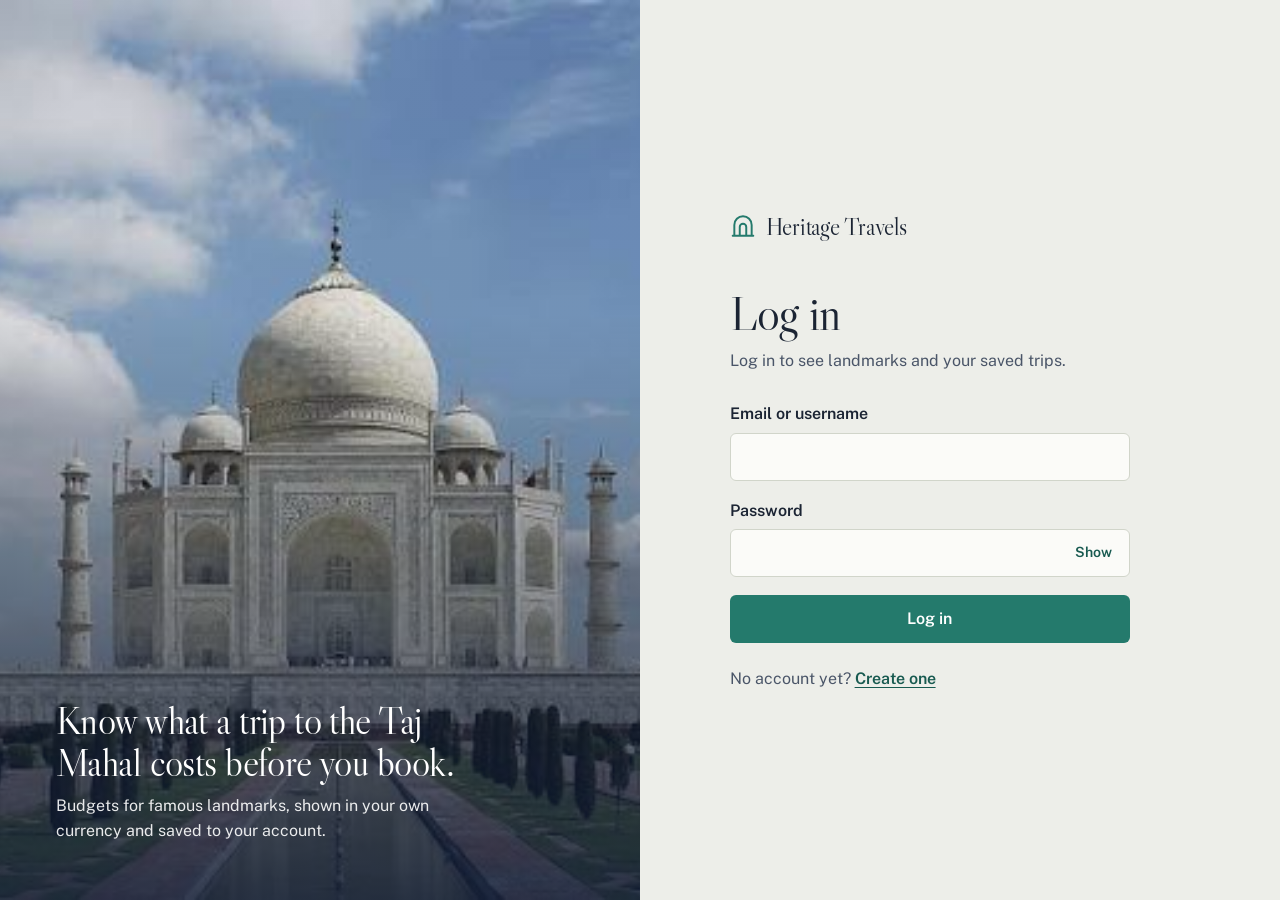
<file: index.html>
<!DOCTYPE html>
<html lang="en">
<head>
<meta charset="UTF-8">
<meta name="viewport" content="width=device-width, initial-scale=1.0">
<link rel="preconnect" href="https://fonts.googleapis.com">
<link rel="preconnect" href="https://fonts.gstatic.com" crossorigin>
<link href="https://fonts.googleapis.com/css2?family=Libre+Caslon+Display&family=Public+Sans:wght@400;500;600;700&display=swap" rel="stylesheet">
<link rel="stylesheet" href="style.css">
<title>Heritage Travels | Landmark budgets</title>
</head>
<body data-page="home">
<header class="site-header" id="siteHeader"></header>
<main>
  <section class="hero">
    <div class="wrap">
      <div>
        <h1>What does it cost to stand where history happened?</h1>
        <p class="hero-lede">Pick a landmark, set your days and travelers, and get a clear budget for the hotel, food, transport and entry.</p>
        <form class="search" id="heroForm" role="search">
          <div class="field">
            <svg viewBox="0 0 24 24" width="20" height="20" fill="none" stroke="currentColor" stroke-width="1.8" stroke-linecap="round" aria-hidden="true"><circle cx="11" cy="11" r="6.5"/><path d="m16 16 4.5 4.5"/></svg>
            <input id="heroInput" type="text" placeholder="Country, for example Italy" aria-label="Country">
          </div>
          <button class="btn btn-primary" type="submit">Estimate a budget</button>
        </form>
        <p class="hero-stat" id="heroStat" aria-live="polite"></p>
      </div>
      <figure class="arch">
        <div class="arch-frame" id="heroFrame"><img class="first" src="images/colosseum.jpg" alt="The Colosseum in Rome"></div>
        <figcaption><strong id="heroName">Colosseum, Rome</strong><span id="heroCaption"></span></figcaption>
      </figure>
    </div>
  </section>

  <section class="section" id="landmarks">
    <div class="wrap">
      <div class="section-head">
        <h2>Landmarks <span class="muted" id="count" style="font-size:1rem;font-family:var(--font-ui)"></span></h2>
        <div class="filter">
          <svg viewBox="0 0 24 24" width="20" height="20" fill="none" stroke="currentColor" stroke-width="1.8" stroke-linecap="round" aria-hidden="true"><circle cx="11" cy="11" r="6.5"/><path d="m16 16 4.5 4.5"/></svg>
          <input id="filter" type="search" placeholder="Search by name or place" aria-label="Search landmarks">
        </div>
      </div>
      <div class="tabs" id="tabs" role="group" aria-label="Region"></div>
      <div class="grid" id="grid"></div>
    </div>
  </section>
</main>
<footer class="site-footer" id="siteFooter"></footer>
<script src="app.js"></script>
</body>
</html>
</file>
<file: style.css>
/* ==========================================================
   Heritage Travels
   Limestone, slate ink, verdigris and brass.
   Trips and budget estimates are drawn as entry tickets.
   ========================================================== */

:root {
    --stone: #edeee9;
    --stone-2: #e2e4dc;
    --paper: #fbfbf8;
    --line: #d1d5ca;
    --ink: #1b2433;
    --ink-2: #4a5568;
    --ink-3: #8a93a3;
    --verd: #247a6c;
    --verd-d: #185a50;
    --verd-wash: #dcebe6;
    --brass: #b88a2d;
    --brass-d: #7a5812;
    --stamp: #b7352d;
    --slate: #5b6b86;

    --font-display: "Libre Caslon Display", "Iowan Old Style", "Palatino Linotype", Georgia, serif;
    --font-ui: "Public Sans", system-ui, -apple-system, "Segoe UI", Roboto, sans-serif;

    --radius: 6px;
    --wrap: 1200px;
}

*, *::before, *::after { box-sizing: border-box; }

html { scroll-behavior: smooth; }

body {
    margin: 0;
    min-height: 100vh;
    display: flex;
    flex-direction: column;
    background: var(--stone);
    color: var(--ink);
    font: 400 1rem/1.55 var(--font-ui);
    -webkit-font-smoothing: antialiased;
}

main { flex: 1; }

img { display: block; max-width: 100%; }
h1, h2, h3, p, ul, dl, figure { margin: 0; }
ul { padding: 0; list-style: none; }
a { color: inherit; }
button, input, select { font: inherit; color: inherit; }

:focus-visible { outline: 2px solid var(--verd); outline-offset: 2px; }

.wrap { max-width: var(--wrap); margin: 0 auto; padding: 0 24px; }
.muted { color: var(--ink-2); }
.sr-only {
    position: absolute; width: 1px; height: 1px; margin: -1px; padding: 0;
    overflow: hidden; clip: rect(0 0 0 0); white-space: nowrap; border: 0;
}

/* ---------- Type ---------- */
h1, h2, .display { font-family: var(--font-display); font-weight: 400; letter-spacing: -0.015em; }
h1 { font-size: clamp(2.5rem, 5.4vw, 4.25rem); line-height: 1.04; }
h2 { font-size: clamp(1.75rem, 3vw, 2.5rem); line-height: 1.1; }

/* ---------- Buttons ---------- */
.btn {
    display: inline-flex; align-items: center; justify-content: center; gap: 8px;
    height: 48px; padding: 0 22px;
    border: 1px solid transparent; border-radius: var(--radius);
    font-weight: 600; text-decoration: none; cursor: pointer;
    transition: background .15s, color .15s, border-color .15s;
}
.btn-primary { background: var(--verd); color: #fff; }
.btn-primary:hover { background: var(--verd-d); }
.btn-quiet { background: transparent; border-color: var(--ink); color: var(--ink); }
.btn-quiet:hover { background: var(--ink); color: var(--paper); }
.btn-danger { background: var(--stamp); color: #fff; }
.btn-danger:hover { background: #962a23; }
.btn-sm { height: 38px; padding: 0 14px; font-size: .9rem; }
.btn[disabled], .btn[aria-disabled="true"] { opacity: .55; cursor: not-allowed; }
.btn-link {
    background: none; border: 0; padding: 6px 4px; cursor: pointer;
    font-weight: 600; text-decoration: underline; text-underline-offset: 3px;
}
.btn-link.danger { color: var(--stamp); }

/* ---------- Header ---------- */
.site-header {
    position: sticky; top: 0; z-index: 30;
    background: var(--stone);
    border-bottom: 1px solid var(--line);
}
@supports (background: color-mix(in srgb, red, blue)) {
    .site-header { background: color-mix(in srgb, var(--stone) 90%, transparent); backdrop-filter: blur(10px); }
}
.site-header .wrap { display: flex; align-items: center; gap: 28px; height: 64px; }
.brand {
    display: flex; align-items: center; gap: 10px; text-decoration: none;
    font-family: var(--font-display); font-size: 1.5rem; letter-spacing: -0.01em; white-space: nowrap;
}
.brand svg { color: var(--verd); }
.nav { display: flex; gap: 4px; }
.nav a {
    position: relative; padding: 8px 12px; border-radius: var(--radius);
    text-decoration: none; font-weight: 500; color: var(--ink-2);
}
.nav a:hover { color: var(--ink); }
.nav a[aria-current="page"] { color: var(--ink); }
.nav a[aria-current="page"]::after {
    content: ""; position: absolute; left: 12px; right: 12px; bottom: 2px;
    height: 2px; background: var(--verd);
}
.nav-logout { display: none; }
.user { margin-left: auto; display: flex; align-items: center; gap: 10px; }
.avatar {
    width: 32px; height: 32px; border-radius: 50%;
    display: grid; place-items: center;
    background: var(--ink); color: var(--stone); font-weight: 600; font-size: .85rem;
}
.user-name { max-width: 180px; overflow: hidden; text-overflow: ellipsis; white-space: nowrap; font-size: .9rem; color: var(--ink-2); }
.badge {
    padding: 2px 9px; border-radius: 999px;
    background: var(--verd-wash); color: var(--verd-d); font-size: .75rem; font-weight: 600;
}
.menu-btn {
    display: none; margin-left: auto; width: 42px; height: 42px;
    align-items: center; justify-content: center;
    background: none; border: 1px solid var(--line); border-radius: var(--radius); cursor: pointer;
}

/* ---------- Home: hero ---------- */
.hero { padding: 56px 0 72px; }
.hero .wrap { display: grid; grid-template-columns: minmax(0, 1.15fr) minmax(0, .85fr); gap: 72px; align-items: center; }
.hero-lede { margin-top: 22px; max-width: 46ch; font-size: 1.125rem; color: var(--ink-2); }

.search { display: flex; gap: 8px; margin-top: 32px; max-width: 540px; }
.field { position: relative; flex: 1; min-width: 0; }
.field > svg { position: absolute; left: 14px; top: 50%; transform: translateY(-50%); color: var(--ink-2); pointer-events: none; }
.field input {
    width: 100%; height: 52px; padding: 0 16px 0 44px;
    border: 1px solid var(--line); border-radius: var(--radius); background: var(--paper);
}
.hero-stat { margin-top: 14px; font-size: .92rem; color: var(--ink-2); min-height: 1.5em; }

.arch { justify-self: center; width: 100%; max-width: 420px; }
.arch-frame {
    aspect-ratio: 4 / 5;
    border-radius: 999px 999px 10px 10px;
    overflow: hidden;
    background: var(--stone-2);
    outline: 1px solid var(--ink);
    outline-offset: 9px;
}
.arch-frame { position: relative; }
.arch-frame img { position: absolute; inset: 0; width: 100%; height: 100%; object-fit: cover; }
.arch-frame img.first { animation: rise 1s cubic-bezier(.2, .7, .2, 1) both; }
.arch-frame img.slide { opacity: 0; transition: opacity 1.1s ease; }
.arch-frame img.slide.in { opacity: 1; }
@keyframes rise { from { clip-path: inset(100% 0 0 0); } to { clip-path: inset(0 0 0 0); } }
.arch figcaption { margin-top: 24px; display: grid; gap: 2px; font-size: .92rem; color: var(--ink-2); }
.arch figcaption strong { color: var(--ink); font-weight: 600; }

/* ---------- Home: gallery ---------- */
.section { padding: 8px 0 96px; }
.section-head { display: flex; align-items: flex-end; justify-content: space-between; flex-wrap: wrap; gap: 20px; margin-bottom: 20px; }
.section-head .filter { position: relative; width: min(100%, 340px); }
.section-head .filter svg { position: absolute; left: 14px; top: 50%; transform: translateY(-50%); color: var(--ink-2); pointer-events: none; }
.section-head .filter input {
    width: 100%; height: 46px; padding: 0 14px 0 42px;
    border: 1px solid var(--line); border-radius: var(--radius); background: var(--paper);
}

.tabs { display: flex; gap: 2px; margin-bottom: 36px; overflow-x: auto; border-bottom: 1px solid var(--line); scrollbar-width: thin; }
.tab {
    flex: none; margin-bottom: -1px; padding: 12px 14px;
    background: none; border: 0; border-bottom: 2px solid transparent;
    font-weight: 500; color: var(--ink-2); cursor: pointer;
}
.tab:hover { color: var(--ink); }
.tab[aria-pressed="true"] { color: var(--ink); border-bottom-color: var(--ink); font-weight: 600; }

.grid { display: grid; grid-template-columns: repeat(auto-fill, minmax(280px, 1fr)); gap: 44px 28px; }

.place-media {
    position: relative; aspect-ratio: 3 / 2; overflow: hidden;
    border-radius: 8px; background: var(--stone-2);
}
.place-media > a { display: block; height: 100%; }
.place-media img { width: 100%; height: 100%; object-fit: cover; transition: transform .6s cubic-bezier(.2, .7, .2, 1); }
.place:hover .place-media img { transform: scale(1.035); }
.heart {
    position: absolute; top: 10px; right: 10px; width: 40px; height: 40px;
    display: grid; place-items: center;
    background: var(--paper); border: 0; border-radius: 50%; cursor: pointer;
}
.heart svg { fill: none; stroke: var(--ink); }
.heart[aria-pressed="true"] svg { fill: var(--stamp); stroke: var(--stamp); }
.heart[disabled] { opacity: .6; }
.place-body { padding-top: 14px; }
.place h3 { font-size: 1.125rem; font-weight: 600; line-height: 1.3; }
.where { margin-top: 2px; font-size: .92rem; color: var(--ink-2); }
.facts { display: flex; flex-wrap: wrap; row-gap: 4px; margin-top: 12px; font-size: .88rem; }
.facts li { display: flex; align-items: center; gap: 5px; padding: 0 12px; border-left: 1px solid var(--line); }
.facts li:first-child { padding-left: 0; border-left: 0; }
.facts svg { color: var(--brass); fill: var(--brass); stroke: var(--brass); }
.facts .free { color: var(--brass-d); font-weight: 600; }
.place-link {
    display: inline-block; margin-top: 14px; font-weight: 600; color: var(--verd-d);
    text-decoration: underline; text-underline-offset: 4px;
}
.place-link:hover { color: var(--ink); }

.skel {
    background: linear-gradient(90deg, var(--stone-2), #ecede7, var(--stone-2));
    background-size: 200% 100%; animation: shimmer 1.4s linear infinite; border-radius: 6px;
}
@keyframes shimmer { from { background-position: 200% 0; } to { background-position: -200% 0; } }
.skel-media { aspect-ratio: 3 / 2; border-radius: 8px; }
.skel-line { height: 14px; margin-top: 12px; width: 70%; }
.skel-line.short { width: 40%; }

/* ---------- Page heads and states ---------- */
.page-head { padding: 52px 0 36px; }
.page-head.row { display: flex; align-items: flex-end; justify-content: space-between; flex-wrap: wrap; gap: 20px; }
.page-head p { margin-top: 12px; max-width: 58ch; color: var(--ink-2); }

.state { max-width: 500px; padding: 24px 0 64px; }
.state h2 { margin-bottom: 10px; }
.state p { color: var(--ink-2); margin-bottom: 22px; }
.notice {
    padding: 16px 18px; border-left: 3px solid var(--stamp); background: var(--paper);
    border-radius: 0 var(--radius) var(--radius) 0;
}
.notice p { margin-bottom: 12px; }

/* ---------- Calculator ---------- */
.calc { display: grid; grid-template-columns: minmax(0, 1fr) minmax(0, 440px); gap: 80px; padding-bottom: 96px; align-items: start; }
.form-group { padding: 22px 0; border: 0; border-top: 1px solid var(--line); margin: 0; min-width: 0; }
.form-group:first-child { border-top: 0; padding-top: 0; }
.form-group > label, .form-group > legend, .field-block > label { display: block; margin-bottom: 8px; padding: 0; font-weight: 600; }
.hint { margin-top: 10px; font-size: .88rem; color: var(--ink-2); }

select, .calc input[type="number"] { border: 1px solid var(--line); background: var(--paper); border-radius: var(--radius); }
select {
    width: 100%; height: 48px; padding: 0 40px 0 14px; appearance: none; cursor: pointer;
    background-image: url("data:image/svg+xml,%3Csvg xmlns='http://www.w3.org/2000/svg' width='12' height='8' viewBox='0 0 12 8'%3E%3Cpath d='M1 1l5 5 5-5' fill='none' stroke='%231b2433' stroke-width='1.8' stroke-linecap='round' stroke-linejoin='round'/%3E%3C/svg%3E");
    background-repeat: no-repeat; background-position: right 16px center;
}
.pair { display: grid; grid-template-columns: 1fr 1fr; gap: 16px; }
.stepper { display: flex; height: 48px; border: 1px solid var(--line); border-radius: var(--radius); background: var(--paper); overflow: hidden; }
.stepper button { width: 46px; border: 0; background: none; font-size: 1.3rem; cursor: pointer; }
.stepper button:hover { background: var(--stone-2); }
.stepper input { flex: 1; min-width: 0; border: 0 !important; background: none !important; text-align: center; font-weight: 600; -moz-appearance: textfield; }
.stepper input::-webkit-outer-spin-button, .stepper input::-webkit-inner-spin-button { -webkit-appearance: none; margin: 0; }

.segment { display: grid; grid-template-columns: repeat(3, 1fr); border: 1px solid var(--line); border-radius: var(--radius); overflow: hidden; background: var(--paper); }
.segment label { position: relative; cursor: pointer; }
.segment label + label { border-left: 1px solid var(--line); }
.segment input { position: absolute; opacity: 0; inset: 0; }
.segment span { display: block; padding: 12px 8px; text-align: center; font-weight: 600; }
.segment small { display: block; font-weight: 400; font-size: .78rem; opacity: .8; }
.segment input:checked + span { background: var(--ink); color: var(--paper); }
.segment input:focus-visible + span { outline: 2px solid var(--verd); outline-offset: -4px; }

.calc-result { position: sticky; top: 88px; }

/* ---------- Entry ticket ---------- */
.ticket { display: flex; flex-direction: column; filter: drop-shadow(0 1px 1px rgba(27, 36, 51, .18)); }
.ticket-main, .ticket-stub { background: var(--paper); }
.ticket-main {
    padding: 24px 24px 28px; border-radius: 12px 12px 0 0;
    -webkit-mask: radial-gradient(circle 12px at 0 100%, #0000 98%, #000) left / 51% 100% no-repeat,
                  radial-gradient(circle 12px at 100% 100%, #0000 98%, #000) right / 51% 100% no-repeat;
            mask: radial-gradient(circle 12px at 0 100%, #0000 98%, #000) left / 51% 100% no-repeat,
                  radial-gradient(circle 12px at 100% 100%, #0000 98%, #000) right / 51% 100% no-repeat;
}
.ticket-stub {
    position: relative; padding: 28px 24px 24px; border-radius: 0 0 12px 12px;
    -webkit-mask: radial-gradient(circle 12px at 0 0, #0000 98%, #000) left / 51% 100% no-repeat,
                  radial-gradient(circle 12px at 100% 0, #0000 98%, #000) right / 51% 100% no-repeat;
            mask: radial-gradient(circle 12px at 0 0, #0000 98%, #000) left / 51% 100% no-repeat,
                  radial-gradient(circle 12px at 100% 0, #0000 98%, #000) right / 51% 100% no-repeat;
}
.ticket-stub::before { content: ""; position: absolute; top: 0; left: 22px; right: 22px; border-top: 2px dashed var(--line); }
.ticket.is-printing { animation: print .65s cubic-bezier(.2, .7, .2, 1) backwards; }
@keyframes print { from { clip-path: inset(0 0 100% 0); } to { clip-path: inset(0 0 0 0); } }

.ticket-photo { aspect-ratio: 16 / 7; margin-bottom: 18px; overflow: hidden; border-radius: var(--radius); background: var(--stone-2); }
.ticket-photo img { width: 100%; height: 100%; object-fit: cover; }
.ticket-title { font-size: 2rem; line-height: 1.1; }
.ticket-where { margin-top: 4px; color: var(--ink-2); }
.ticket-meta { margin-top: 12px; font-size: .92rem; }

.split-bar { display: flex; height: 8px; margin: 22px 0 14px; overflow: hidden; border-radius: 4px; background: var(--stone-2); }
.split-bar i { display: block; height: 100%; }
.lines li { display: flex; align-items: baseline; gap: 8px; padding: 5px 0; }
.lines .dot { flex: none; width: 8px; height: 8px; border-radius: 50%; align-self: center; }
.lines .fill { flex: 1; border-bottom: 1px dotted var(--ink-3); transform: translateY(-4px); }
.lines .amt { font-weight: 600; font-variant-numeric: tabular-nums; }

.stub-label { font-size: .9rem; color: var(--ink-2); }
.stub-total { margin: 2px 0 18px; font-family: var(--font-display); font-size: 2.9rem; line-height: 1.05; letter-spacing: -0.02em; font-variant-numeric: tabular-nums; overflow-wrap: anywhere; }
.stub-actions { display: grid; gap: 10px; }
.stub-actions .btn { width: 100%; }
.stub-note { margin-top: 12px; font-size: .82rem; color: var(--ink-2); }

.ticket-empty {
    padding: 56px 28px; text-align: center; color: var(--ink-2);
    border: 2px dashed var(--line); border-radius: 12px;
}
.ticket-empty h2 { margin-bottom: 8px; color: var(--ink); font-size: 1.6rem; }

/* ---------- My trips (tickets in a row) ---------- */
.trips { display: grid; gap: 22px; padding-bottom: 96px; }
.trip-head { display: flex; gap: 16px; align-items: center; }
.trip-thumb { flex: none; width: 88px; height: 88px; overflow: hidden; border-radius: var(--radius); background: var(--stone-2); }
.trip-thumb img { width: 100%; height: 100%; object-fit: cover; }
.trip-title { font-size: 1.6rem; line-height: 1.15; }
.trip-title a { text-decoration: none; }
.trip-title a:hover { text-decoration: underline; text-underline-offset: 4px; }
.tags { display: flex; flex-wrap: wrap; gap: 8px; margin-top: 12px; }
.tag { padding: 3px 10px; border: 1px solid var(--line); border-radius: 999px; font-size: .84rem; color: var(--ink-2); background: var(--stone); }
.ticket.is-row .stub-total { font-size: 2.2rem; margin-bottom: 4px; }
.ticket.is-row .stub-actions { margin-top: 14px; grid-template-columns: 1fr; }
.saved-on { font-size: .85rem; color: var(--ink-2); }

@media (min-width: 780px) {
    .ticket.is-row { flex-direction: row; }
    .ticket.is-row .ticket-main {
        flex: 1; min-width: 0; display: flex; flex-direction: column; justify-content: center;
        border-radius: 12px 0 0 12px;
        -webkit-mask: radial-gradient(circle 12px at 100% 0, #0000 98%, #000) top / 100% 51% no-repeat,
                      radial-gradient(circle 12px at 100% 100%, #0000 98%, #000) bottom / 100% 51% no-repeat;
                mask: radial-gradient(circle 12px at 100% 0, #0000 98%, #000) top / 100% 51% no-repeat,
                      radial-gradient(circle 12px at 100% 100%, #0000 98%, #000) bottom / 100% 51% no-repeat;
    }
    .ticket.is-row .ticket-stub {
        width: 250px; flex: none; display: flex; flex-direction: column; justify-content: center;
        border-radius: 0 12px 12px 0;
        -webkit-mask: radial-gradient(circle 12px at 0 0, #0000 98%, #000) top / 100% 51% no-repeat,
                      radial-gradient(circle 12px at 0 100%, #0000 98%, #000) bottom / 100% 51% no-repeat;
                mask: radial-gradient(circle 12px at 0 0, #0000 98%, #000) top / 100% 51% no-repeat,
                      radial-gradient(circle 12px at 0 100%, #0000 98%, #000) bottom / 100% 51% no-repeat;
    }
    .ticket.is-row .ticket-stub::before { top: 22px; bottom: 22px; left: 0; right: auto; border-top: 0; border-left: 2px dashed var(--line); }
}

/* ---------- Toasts and dialog ---------- */
.toasts { position: fixed; left: 50%; bottom: 24px; z-index: 60; display: grid; gap: 8px; width: min(92vw, 420px); transform: translateX(-50%); pointer-events: none; }
.toast { padding: 12px 16px; border-radius: 8px; background: var(--ink); color: var(--paper); font-weight: 500; animation: toast-in .2s ease-out; }
.toast.is-error { background: var(--stamp); }
@keyframes toast-in { from { opacity: 0; transform: translateY(8px); } to { opacity: 1; transform: none; } }

dialog { width: calc(100% - 32px); max-width: 420px; padding: 28px; border: 0; border-radius: 12px; background: var(--paper); color: var(--ink); }
dialog::backdrop { background: rgba(27, 36, 51, .55); }
dialog h2 { font-size: 1.7rem; margin-bottom: 8px; }
dialog p { color: var(--ink-2); }
.dialog-actions { display: flex; flex-wrap: wrap; justify-content: flex-end; gap: 10px; margin-top: 24px; }

/* ---------- Footer ---------- */
.site-footer { padding: 28px 0; border-top: 1px solid var(--line); font-size: .88rem; color: var(--ink-2); }

/* ---------- Login ---------- */
.is-auth main { display: grid; grid-template-columns: 1fr 1fr; min-height: 100vh; }
.auth-art {
    position: relative; display: flex; align-items: flex-end; padding: 56px;
    background: var(--ink); color: #fff; overflow: hidden;
}
.auth-art::before { content: ""; position: absolute; inset: 0; z-index: 1; background: linear-gradient(180deg, rgba(19, 31, 58, .1) 35%, rgba(19, 31, 58, .85)); }
.auth-art div { position: relative; max-width: 440px; }
.auth-art .art-layer { position: absolute; inset: 0; max-width: none; background-size: cover; background-position: center; opacity: 0; transition: opacity 1.2s ease; }
.auth-art .art-layer.on { opacity: 1; }
.auth-art .art-text { z-index: 2; transition: opacity .5s ease; }
.auth-art .art-text.out { opacity: 0; }
.auth-art h2 { font-size: clamp(1.9rem, 3vw, 2.6rem); }
.auth-art p { margin-top: 10px; opacity: .9; }
.auth-panel { display: flex; flex-direction: column; justify-content: center; padding: 48px clamp(24px, 7vw, 110px); }
.auth-card { width: 100%; max-width: 400px; }
.auth-card .brand { margin-bottom: 44px; }
.auth-card h1 { font-size: clamp(2.2rem, 4vw, 3rem); }
.auth-card .sub { margin-top: 10px; color: var(--ink-2); }
.auth-card form { margin-top: 28px; display: grid; gap: 18px; }
.auth-card label { display: block; margin-bottom: 6px; font-weight: 600; }
.auth-card input {
    width: 100%; height: 48px; padding: 0 14px;
    border: 1px solid var(--line); border-radius: var(--radius); background: var(--paper);
}
.pw { position: relative; }
.pw input { padding-right: 70px; }
.pw button {
    position: absolute; right: 6px; top: 6px; height: 36px; padding: 0 12px;
    border: 0; background: none; font-weight: 600; font-size: .88rem; color: var(--verd-d); cursor: pointer;
}
.auth-card .hint { margin-top: 6px; }
.msg { display: none; padding: 12px 14px; border-radius: var(--radius); font-size: .92rem; }
.msg.error { display: block; background: #f6dedb; color: #7d231d; }
.msg.ok { display: block; background: var(--verd-wash); color: var(--verd-d); }
.switch { margin-top: 24px; color: var(--ink-2); }
.switch button { background: none; border: 0; padding: 0; font-weight: 600; color: var(--verd-d); text-decoration: underline; text-underline-offset: 3px; cursor: pointer; }

/* ---------- Responsive ---------- */
@media (max-width: 960px) {
    .hero .wrap { grid-template-columns: 1fr; gap: 48px; }
    .arch { max-width: 340px; justify-self: start; }
    .calc { grid-template-columns: 1fr; gap: 40px; }
    .calc-result { position: static; }
}

@media (max-width: 800px) {
    .is-auth main { grid-template-columns: 1fr; }
    .auth-art { display: none; }
}

@media (max-width: 760px) {
    .site-header .wrap { gap: 12px; }
    .menu-btn { display: inline-flex; }
    .user { display: none; }
    .nav {
        display: none; position: absolute; top: 64px; left: 0; right: 0;
        flex-direction: column; gap: 0; padding: 8px 24px 16px;
        background: var(--stone); border-bottom: 1px solid var(--line);
    }
    .site-header.open .nav { display: flex; }
    .nav a { padding: 14px 0; }
    .nav a[aria-current="page"]::after { left: 0; right: auto; width: 28px; bottom: 8px; }
    .nav-logout { display: block; margin-top: 8px; text-align: left; padding: 14px 0; }
    .hero { padding-top: 36px; }
    .search { flex-direction: column; }
    .search .btn { width: 100%; }
    .page-head { padding-top: 36px; }
    .trip-head { align-items: flex-start; }
    .trip-thumb { width: 72px; height: 72px; }
    .stub-total { font-size: 2.4rem; }
}

@media (prefers-reduced-motion: reduce) {
    *, *::before, *::after { animation: none !important; transition: none !important; }
    html { scroll-behavior: auto; }
}

/* ---------- Fixes: fieldset legend and paired labels ---------- */
fieldset.form-group > legend { float: left; width: 100%; }
fieldset.form-group > legend + * { clear: both; }
.pair label { display: block; margin-bottom: 8px; font-weight: 600; }

/* ---------- Currency picker ---------- */
.cur { margin-left: auto; height: 38px; width: 210px; padding: 0 28px 0 10px; font-size: .88rem; font-weight: 500; }
.cur + .user { margin-left: 0; }
@media (max-width: 760px) {
    .cur { width: 130px; }
    .menu-btn { margin-left: 0; }
}

/* ---------- Style description and cost details ---------- */
.style-desc { margin-top: 12px; padding: 12px 14px; border-left: 3px solid var(--verd); background: var(--verd-wash); border-radius: 0 var(--radius) var(--radius) 0; color: var(--ink); font-size: .92rem; line-height: 1.5; }
.lines li { flex-wrap: wrap; }
.lines .detail { flex: 0 0 calc(100% - 16px); margin: 0 0 6px 16px; font-size: .82rem; line-height: 1.45; color: var(--ink-2); }

/* ---------- Budget matcher ---------- */
.match { display: grid; grid-template-columns: minmax(0, 380px) minmax(0, 1fr); gap: 64px; padding-bottom: 96px; align-items: start; }
.match-form { position: sticky; top: 88px; }
.match-form .form-group:first-child { padding-top: 0; border-top: 0; }
.match-form input[type="number"] { width: 100%; height: 48px; padding: 0 14px; border: 1px solid var(--line); background: var(--paper); border-radius: var(--radius); }
.match-form .stepper input { border: 0; }
.money-field { position: relative; }
.money-field input { padding-right: 64px !important; font-size: 1.15rem; font-weight: 600; }
.money-field span { position: absolute; right: 16px; top: 50%; transform: translateY(-50%); color: var(--ink-2); font-weight: 600; pointer-events: none; }
.match-submit { width: 100%; margin-top: 8px; }
.match-head { display: flex; align-items: flex-end; justify-content: space-between; flex-wrap: wrap; gap: 16px; margin-bottom: 20px; }
.match-head h2 { font-size: 1.9rem; }
.match-head .muted { margin-top: 4px; font-size: .92rem; }
.match-head .tabs { margin-bottom: 0; border-bottom: 0; }
.match-grid { grid-template-columns: repeat(auto-fill, minmax(250px, 1fr)); }
.match-total { display: flex; justify-content: space-between; align-items: flex-end; gap: 12px; margin-top: 14px; padding-top: 12px; border-top: 1px dashed var(--line); }
.match-label { display: block; font-size: .78rem; color: var(--ink-2); }
.match-total strong { font-family: var(--font-display); font-size: 1.5rem; font-weight: 400; }
.match-spare { font-size: .85rem; font-weight: 600; color: var(--verd-d); background: var(--verd-wash); padding: 3px 9px; border-radius: 999px; white-space: nowrap; }
@media (max-width: 960px) {
    .match { grid-template-columns: 1fr; gap: 40px; }
    .match-form { position: static; }
}
[hidden] { display: none !important; }

/* ---------- Header fit: five links plus currency picker ---------- */
.nav a { white-space: nowrap; padding: 8px 10px; }
.nav a[aria-current="page"]::after { left: 10px; right: 10px; }
.site-header .wrap { gap: 16px; }
.cur { width: 170px; }
.user-name { display: none; }
.user .btn-link { white-space: nowrap; }
@media (max-width: 1040px) {
    .menu-btn { display: inline-flex; }
    .user { display: none; }
    .nav {
        display: none; position: absolute; top: 64px; left: 0; right: 0;
        flex-direction: column; gap: 0; padding: 8px 24px 16px;
        background: var(--stone); border-bottom: 1px solid var(--line);
    }
    .site-header.open .nav { display: flex; }
    .nav a { padding: 14px 0; }
    .nav a[aria-current="page"]::after { left: 0; right: auto; width: 28px; bottom: 8px; }
    .nav-logout { display: block; margin-top: 8px; text-align: left; padding: 14px 0; }
    .menu-btn { margin-left: 0; }
}
@media (max-width: 760px) { .cur { width: 130px; } }

/* ---------- Admin: landmark manager ---------- */
.admin-tools { display: flex; gap: 12px; flex-wrap: wrap; margin-bottom: 20px; }
.admin-tools .filter { flex: 1 1 280px; }
.admin-tools select { flex: 0 0 220px; width: 220px; }
.admin-list { border-top: 1px solid var(--line); margin-bottom: 96px; }
.admin-row { display: grid; grid-template-columns: 64px minmax(0, 1.6fr) minmax(0, 1fr) minmax(0, 1fr) auto; align-items: center; gap: 20px; padding: 14px 0; border-bottom: 1px solid var(--line); }
.admin-row img, .admin-row .no-photo { width: 64px; height: 48px; object-fit: cover; border-radius: 6px; background: var(--line); }
.admin-main { display: grid; min-width: 0; }
.admin-main strong { font-weight: 600; overflow: hidden; text-overflow: ellipsis; white-space: nowrap; }
.admin-main span, .admin-meta span { color: var(--ink-2); font-size: .9rem; }
.admin-meta { display: grid; gap: 2px; min-width: 0; }
.admin-actions { display: flex; gap: 8px; }
.admin-empty { padding: 40px 0; color: var(--ink-2); }
.btn-sm { padding: 8px 14px; font-size: .88rem; min-height: 0; }
.wide-dialog { max-width: 720px; max-height: calc(100vh - 32px); overflow-y: auto; }
.form-grid { display: grid; grid-template-columns: 1fr 1fr; gap: 16px 20px; margin-top: 20px; }
.field-row { min-width: 0; }
.field-row.wide { grid-column: 1 / -1; }
.field-row label { display: block; margin-bottom: 6px; font-weight: 600; font-size: .9rem; }
.field-row input, .field-row textarea { width: 100%; padding: 11px 14px; border: 1px solid var(--line); background: var(--paper); border-radius: var(--radius); font: inherit; color: var(--ink); }
.field-row input { height: 46px; }
.field-row .hint { margin-top: 4px; font-size: .8rem; color: var(--ink-2); }
.photo-preview { display: block; width: 160px; height: 110px; object-fit: cover; border-radius: 8px; margin-top: 16px; }
.wide-dialog .msg { margin-top: 16px; }
@media (max-width: 860px) {
    .admin-row { grid-template-columns: 56px minmax(0, 1fr); gap: 4px 14px; }
    .admin-row .admin-meta { grid-column: 2; }
    .admin-row .admin-actions { grid-column: 2; margin-top: 8px; }
    .form-grid { grid-template-columns: 1fr; }
    .admin-tools select { flex: 1 1 100%; width: 100%; }
}
.admin-tools .filter { position: relative; }
.admin-tools .filter svg { position: absolute; left: 14px; top: 50%; transform: translateY(-50%); color: var(--ink-2); pointer-events: none; }
.admin-tools .filter input { width: 100%; height: 48px; padding: 0 14px 0 42px; border: 1px solid var(--line); border-radius: var(--radius); background: var(--paper); }
.btn.btn-sm { height: auto; padding: 8px 14px; }
@media (min-width: 1041px) { .cur { width: 150px; } .user .badge { display: none; } }
</file>
